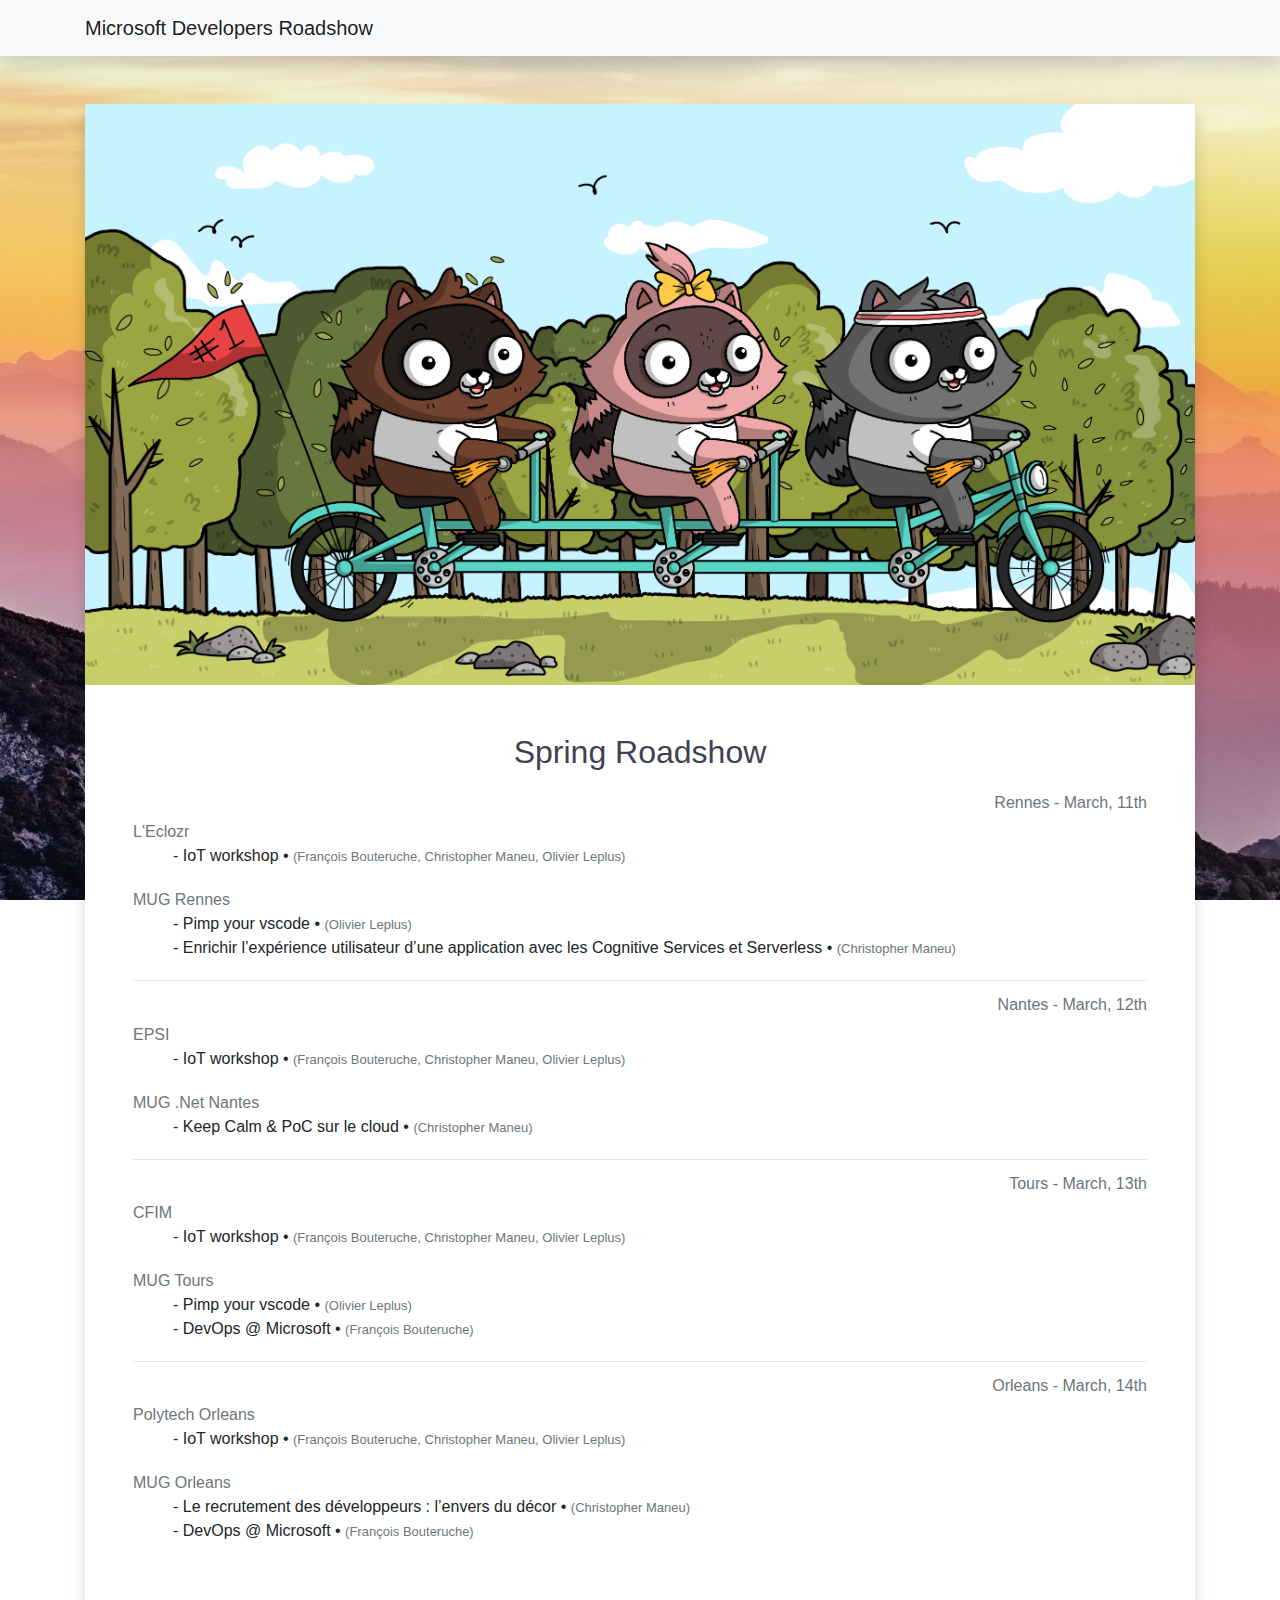
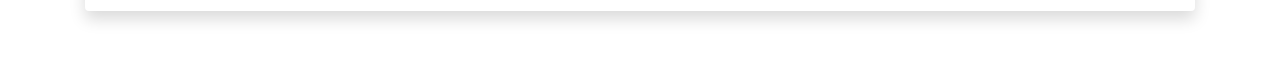
<file: index.html>
<!DOCTYPE html>
<html lang="en">

<head>
    <meta charset="UTF-8">
    <meta name="viewport" content="width=device-width, initial-scale=1.0">
    <meta http-equiv="X-UA-Compatible" content="ie=edge">
    <link rel="stylesheet" href="css/style.css">
    <link rel="stylesheet" href="https://stackpath.bootstrapcdn.com/bootstrap/4.3.1/css/bootstrap.min.css"
        integrity="sha384-ggOyR0iXCbMQv3Xipma34MD+dH/1fQ784/j6cY/iJTQUOhcWr7x9JvoRxT2MZw1T" crossorigin="anonymous">
    <title>MSDevRoadshow</title>
</head>

<body>
    <nav class="navbar navbar-expand-lg navbar-light bg-light static-top mb-5 shadow">
        <div class="container">
            <a class="navbar-brand" href="#">Microsoft Developers Roadshow</a>
        </div>
    </nav>

    <div class="container">
        <div class="card border-0 shadow my-5">
            <img src="/images/BIT_TEAMWORK.png" class="card-img-top" alt="...">
            <div class="card-body p-5" id="roadshow">
            </div>
        </div>
    </div>
</body>
<script src="javascript/app.js"></script>

</html>
</file>
<file: css/style.css>
body {
    padding:0;
    color: rgb(82, 92, 101);
}

body {
    background-color: red;
    background: url('/images/bg.jpg') no-repeat center center fixed;
    -webkit-background-size: cover;
    -moz-background-size: cover;
    background-size: cover;
    -o-background-size: cover;
}

.roadshow-title {
    font-size: 32px;
    color: #3f4253;
    text-align: center;
}

.roadshow-activities {
    margin: 0;
    padding: 0;
    list-style: none;
    position: relative;
}

.infos {
    text-align: right;
}
.roadshow-stop {
    display: block;
    padding: 20px 0;
    border-bottom: 1px solid #e5e5e5;
}
.roadshow-stop:last-child {
    border-bottom: none;
}

.activity:first-of-type {
    padding-bottom: 20px;
}

.host {
    text-decoration: none;
    color: #6f7679;
}

.speakers {
    color: #6f7679;
    font-size: 13px;
    font-weight: normal;
}
</file>
